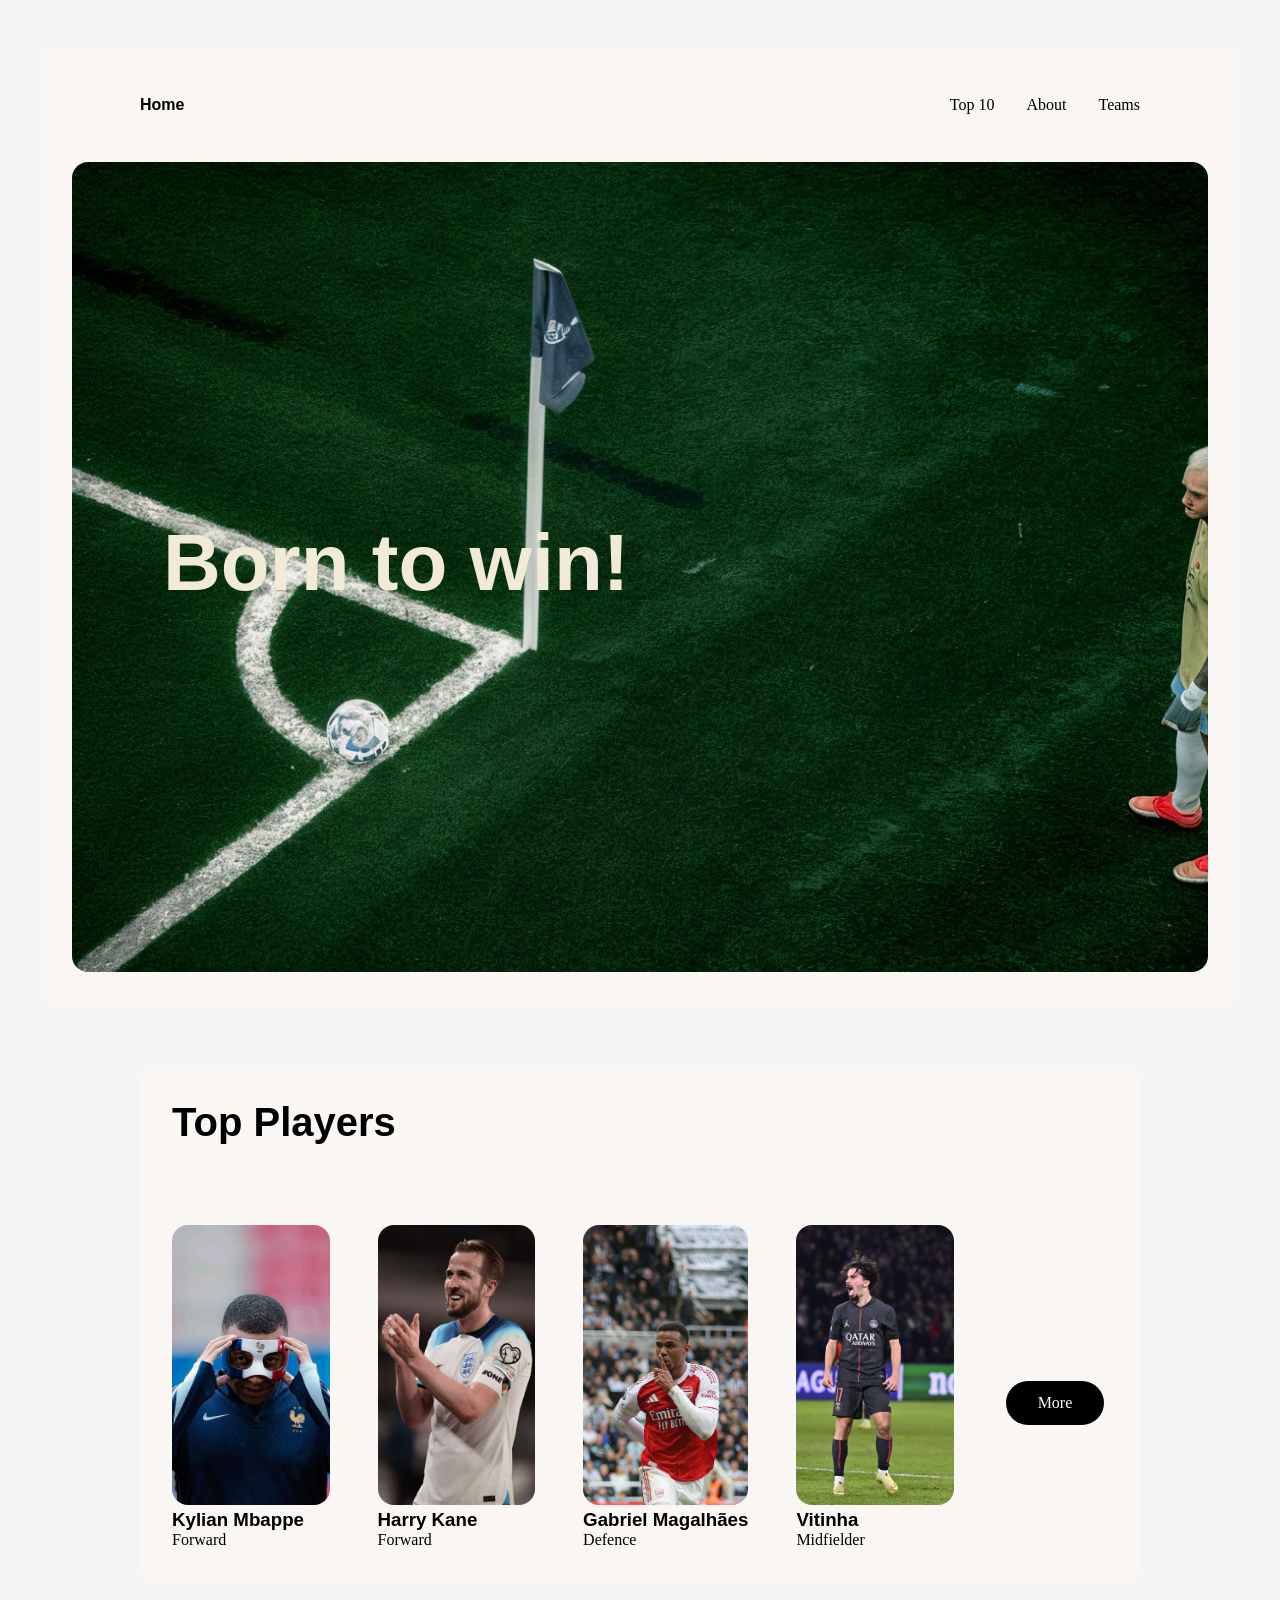
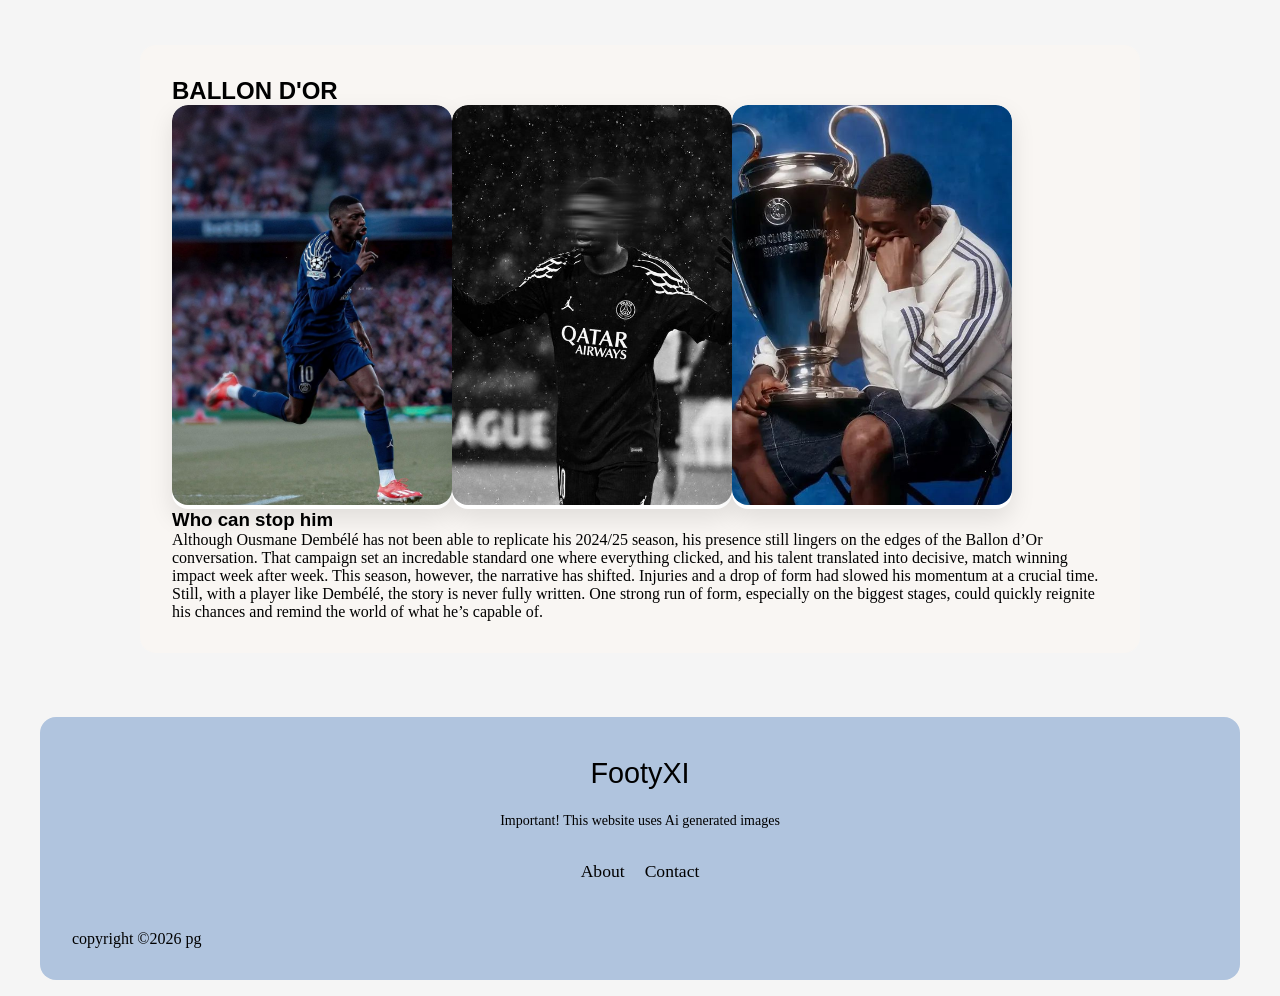
<file: index.html>
<!DOCTYPE html>
<html lang="en">
    <head>
        <meta charset="UTF-8">
        <meta name="viewport" content="width=device-width, initial-scale=1.0">
        <link rel="stylesheet" href="style.css">
        <title>FootyXI</title>
    </head>
    <body>
        <header>
            <nav>
                <ul>
                    <li><a href="index.html">Home</a></li>
                    <li><a href="PageOne.html">Top 10</a></li>
                    <li><a href="PageTwo.html">About</a></li>
                    <li><a href="PageThree.html">Teams</a></li>
                </ul>
            </nav>
            <div class="hero">
                <img  src="images/backgroundf.png" alt="FootyXI">

                <div class="hero-text">
                    <h1>Born to win!</h1>
                </div>
            </div>
    </header>

    <section class="players-section">
        <h2>Top Players</h2>

        <div class="flex-container">

            <div class="player-card">
                <img src="images/kylian.jpg" alt="Mbappe">
                <h3>Kylian Mbappe</h3>
                <p>Forward</p>
            </div>

            <div class="player-card">
                <img src="images/kane.jpg" alt="Kane">
                <h3>Harry Kane</h3>
                <p>Forward</p>
            </div>

            <div class="player-card">
                <img src="images/Gabriel.jpg" alt="Gabriel Magalhães">
                <h3>Gabriel Magalhães</h3>
                <p>Defence</p>
             </div>

             <div class="player-card">
                <img src="images/Vitinha.jpg" alt="Vitinha">
                <h3>Vitinha</h3>
                <p>Midfielder</p>
             </div>
                <a class="more"  href="PageOne.html">More</a>


        </div>
    </section>

    <section class="article-section">
        <h2>BALLON D'OR</h2>

        <div class="Star-Player">
        <div class="article-dor">
           <img src="images/OUSMANE.jpg" alt="Dembele">
        </div>

        <div class="article-dor">
            <img src="images/dem (1).jpg" alt="Dembele">
        </div>

        <div class="article-dor">
            <img src="images/dembuz.jpg" alt="Dembele">
        </div>
        <div class="article-writing">
            <h3>Who can stop him</h3>
            <p>Although Ousmane Dembélé has not been able to replicate his 2024/25 season, his presence still lingers on the edges of the Ballon d’Or conversation. 
                That campaign set an incredable standard one where everything clicked, and his talent translated into decisive, match winning impact week after week.  
                This season, however, the narrative has shifted. Injuries and a drop of form had slowed his momentum at a crucial time. 
                Still, with a player like Dembélé, the story is never fully written. 
                One strong run of form, especially on the biggest stages, could quickly reignite his chances and remind the world of what he’s capable of.
            </p>
        </div>

        
    </div>
    </section>
        <footer>
            <div class="footer-content">
                <h3>FootyXI</h3>
                <p>Important! This website uses Ai generated images</p>
                <ul class="Information">
                    <li><a href="PageTwo.html">About</a></li>
                    <li><a href="PageTwo.html">Contact</a></li>
                </ul>
            </div>
            <div class="footer-bottom"></div>
            <p>copyright &copy;2026 pg</p>
        </footer>
    </body>

     
</html>
</file>
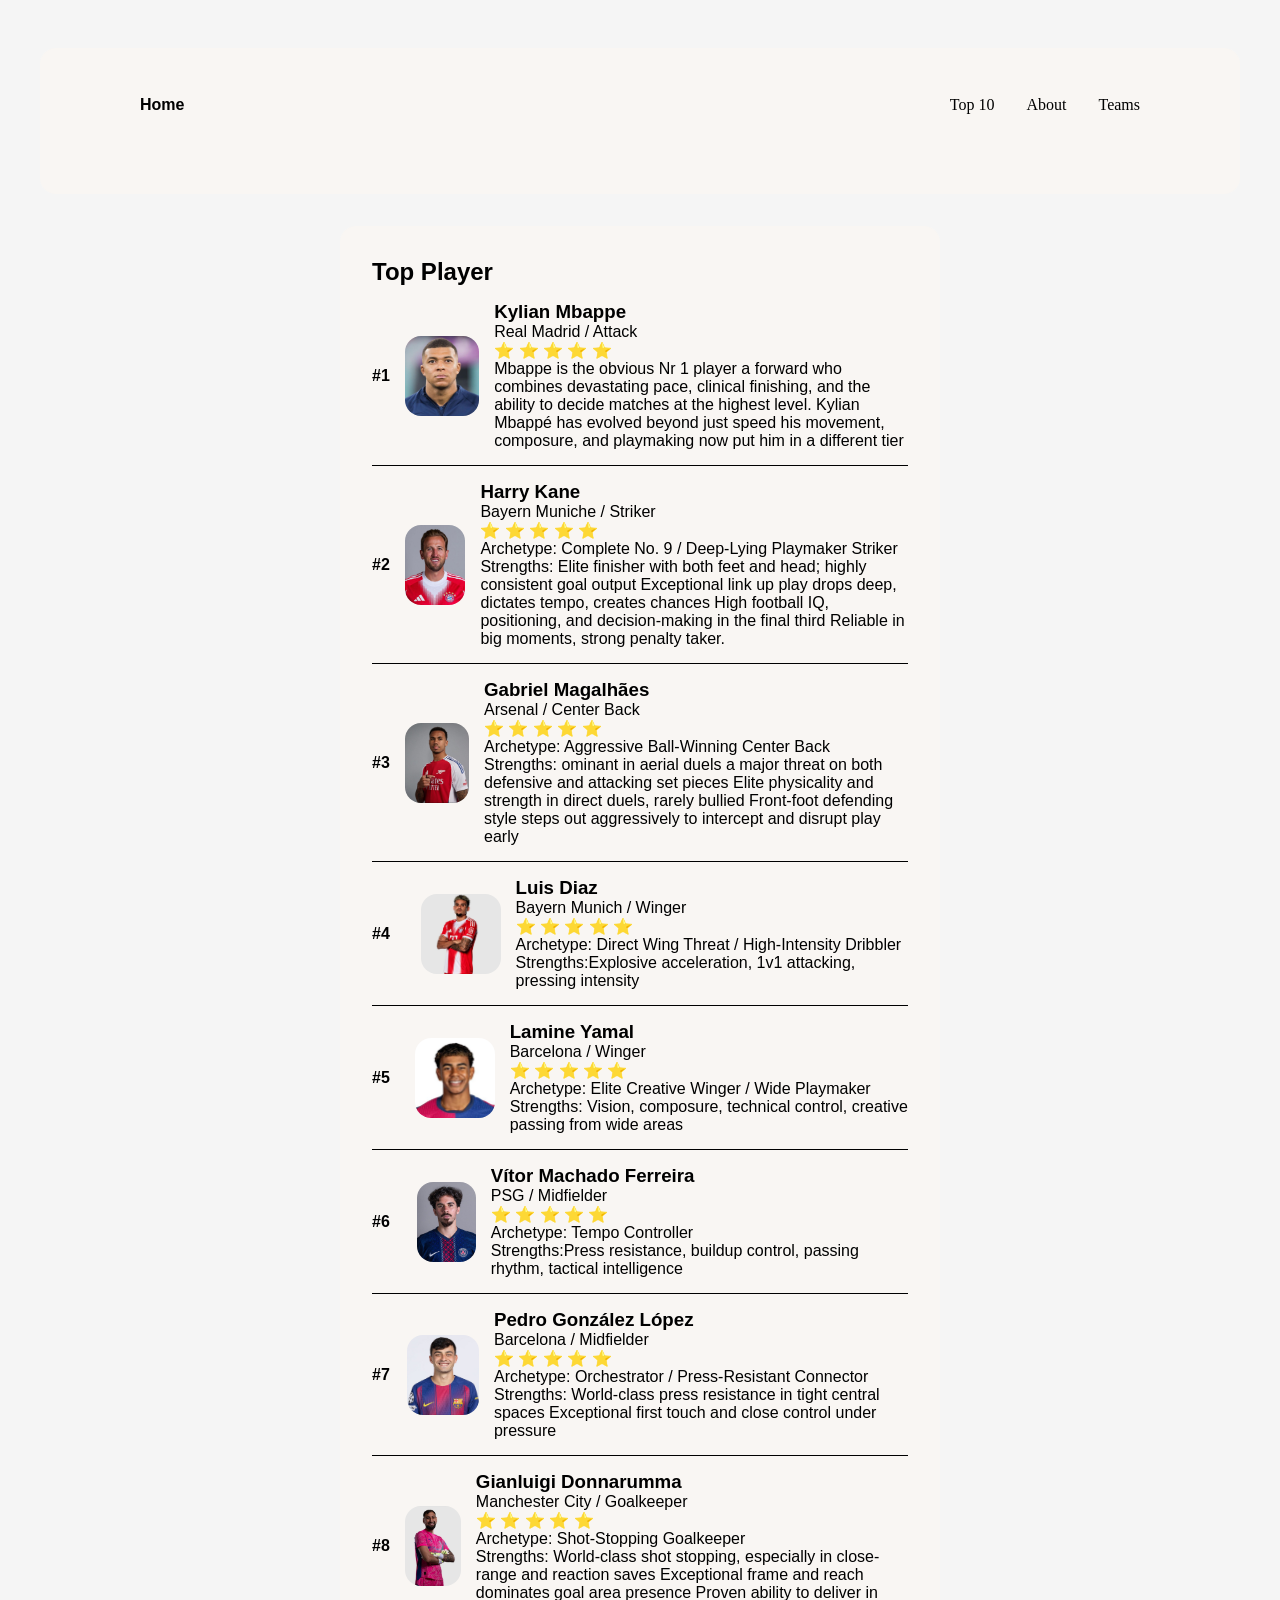
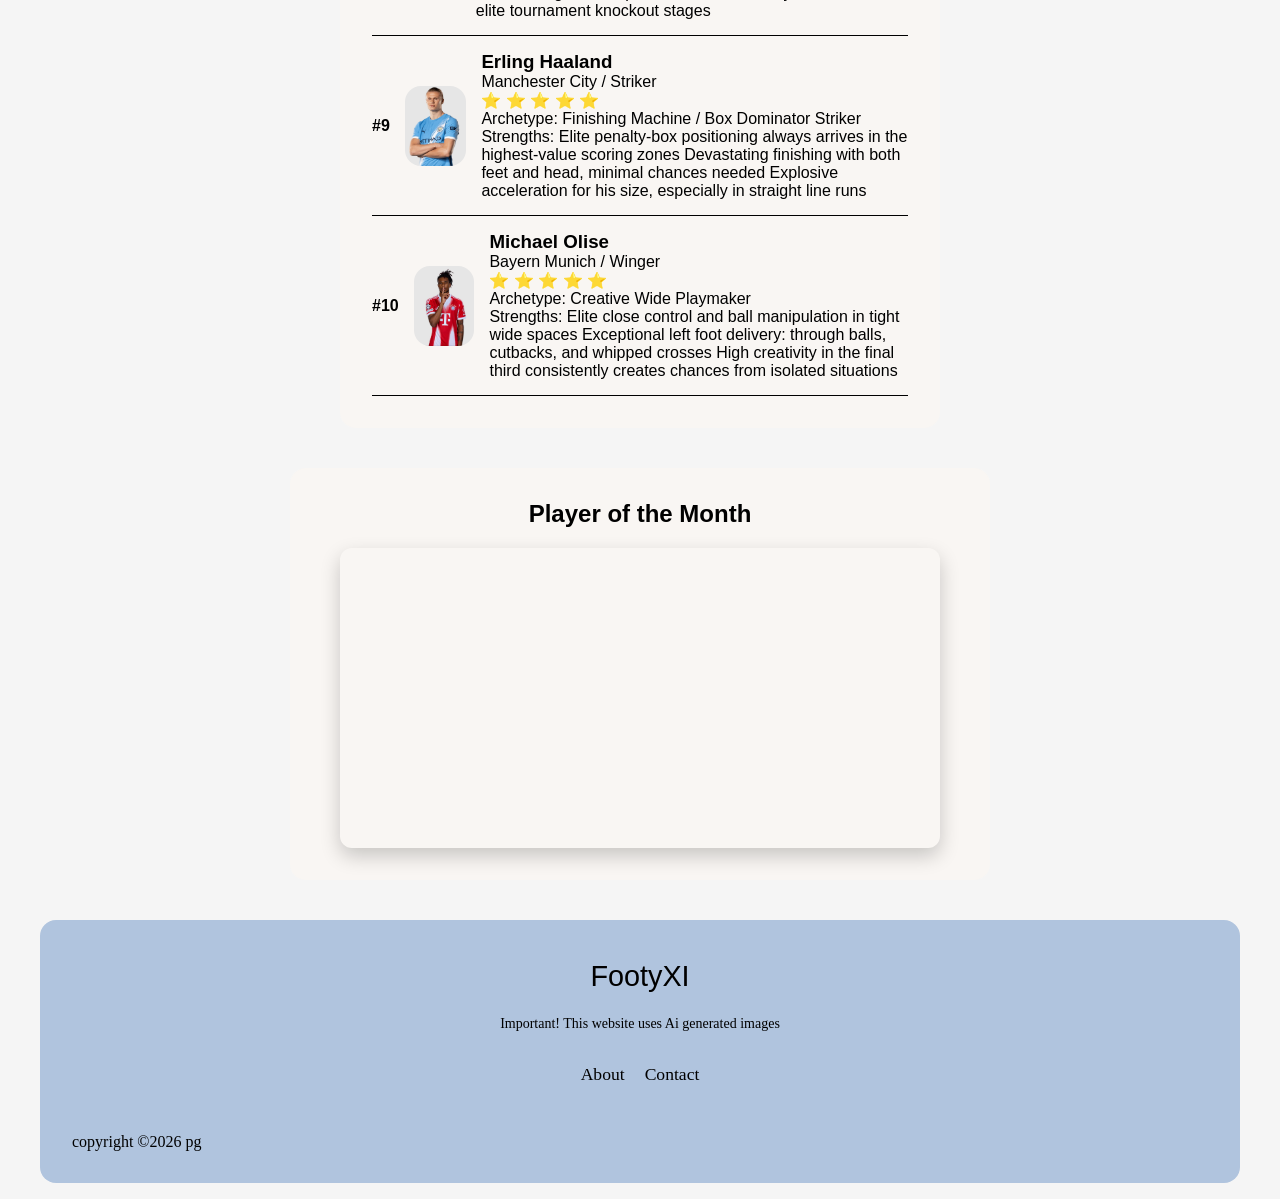
<file: PageOne.html>
<!DOCTYPE html>
<html lang="en">
    <head>
        <meta charset="UTF-8">
        <meta name="viewport" content="width=device-width, initial-scale=1.0">
        <link rel="stylesheet" href="style.css">
        <title>FootyXI</title>
    </head>
    <body>
        <header>
            <nav>
                <ul>
                    <li><a href="index.html">Home</a></li>
                    <li><a href="PageOne.html">Top 10</a></li>
                    <li><a href="PageTwo.html">About</a></li>
                    <li><a href="PageThree.html">Teams</a></li>
                </ul>
            </nav>
    </header>
    <section class="players-Ranking">
        <h2>Top Player</h2>
        <div class="ranked-player">
           <span class="rank">#1</span>
           <img src="images/Mbappe head.jpg" alt="Mbappe">

            <div class="player-info">
             <h3>Kylian Mbappe </h3>
             <p>Real Madrid / Attack </p>
             <p>⭐ ⭐ ⭐ ⭐ ⭐</p>
             <p>Mbappe is the obvious Nr 1 player a forward who combines devastating pace, 
             clinical finishing, and the ability to decide matches at the highest level. Kylian Mbappé has evolved beyond just speed his movement, composure, and playmaking now put him in a different tier </p>
            </div>
        </div>
        <div class="ranked-player">
            <span class="rank">#2</span>
            <img src="images/Kane head.jpg" src="Harry Kane">

            <div class="players-info">
                <h3>Harry Kane </h3>
                <p>Bayern Muniche / Striker </p>
                <p>⭐ ⭐ ⭐ ⭐ ⭐</p>
                <p>Archetype: Complete No. 9 / Deep-Lying Playmaker Striker </p>
                <p>Strengths:
                    Elite finisher with both feet and head; highly consistent goal output
                    Exceptional link up play drops deep, dictates tempo, creates chances
                    High football IQ, positioning, and decision-making in the final third
                    Reliable in big moments, strong penalty taker.</p>
                </p>
            </div>
        </div>

        <div class="ranked-player">
            <span class="rank">#3</span>
            <img src="images/gabriel magalhães.jpg" alt="Gabriel magalhães">

            <div class="players-info">
                <h3>Gabriel Magalhães </h3>
                <p>Arsenal / Center Back </p>
                <p>⭐ ⭐ ⭐ ⭐ ⭐</p>
                <p>Archetype: Aggressive Ball-Winning Center Back </p>
                <p>Strengths:
                    ominant in aerial duels a major threat on both defensive and attacking set pieces
                    Elite physicality and strength in direct duels, rarely bullied
                    Front-foot defending style steps out aggressively to intercept and disrupt play early</p>
                </p>
            </div>
        </div>
        <div class="ranked-player">
            <span class="rank">#4</span>
            <img src="images/Luis Díaz.jpg" alt="Luis Diaz">

            <div class="players-info">
                <h3>Luis Diaz </h3>
                <p>Bayern Munich / Winger </p>
                <p>⭐ ⭐ ⭐ ⭐ ⭐</p>
                <p>Archetype: Direct Wing Threat / High-Intensity Dribbler</p>
                <p>Strengths:Explosive acceleration, 1v1 attacking, pressing intensity
                    </p>
                </p>
            </div>
        </div>

        <div class="ranked-player">
            <span class="rank">#5</span>
            <img src="images/Lamine head.jpg" alt="Lamine Yamal">

            <div class="players-info">
                <h3>Lamine Yamal </h3>
                <p>Barcelona / Winger </p>
                <p>⭐ ⭐ ⭐ ⭐ ⭐</p>
                <p>Archetype: Elite Creative Winger / Wide Playmaker </p>
                <p>Strengths:
                    Vision, composure, technical control, creative passing from wide areas</p>
                </p>
            </div>
        </div>

        <div class="ranked-player">
            <span class="rank">#6</span>
            <img src="images/Vitinha head.jpg" alt="Vítor Machado Ferreira">

            <div class="players-info">
                <h3>Vítor Machado Ferreira </h3>
                <p>PSG / Midfielder </p>
                <p>⭐ ⭐ ⭐ ⭐ ⭐</p>
                <p>Archetype: Tempo Controller </p>
                <p>Strengths:Press resistance, buildup control, passing rhythm, tactical intelligence
                    </p>
                </p>
            </div>
        </div>

        <div class="ranked-player">
            <span class="rank">#7</span>
            <img src="images/Pedri head.jpg" alt="Pedri">

            <div class="players-info">
                <h3>Pedro González López </h3>
                <p>Barcelona / Midfielder </p>
                <p>⭐ ⭐ ⭐ ⭐ ⭐</p>
                <p>Archetype: Orchestrator / Press-Resistant Connector </p>
                <p>Strengths: World-class press resistance in tight central spaces
                    Exceptional first touch and close control under pressure
                    </p>
                </p>
            </div>
        </div>

        <div class="ranked-player">
            <span class="rank">#8</span>
            <img src="images/Gianluigi Donnarumma.jpg" alt="Gianluigi Donnarumma">

            <div class="players-info">
                <h3>Gianluigi Donnarumma </h3>
                <p>Manchester City / Goalkeeper </p>
                <p>⭐ ⭐ ⭐ ⭐ ⭐</p>
                <p>Archetype: Shot-Stopping Goalkeeper </p>
                <p>Strengths: World-class shot stopping, especially in close-range and reaction saves
                    Exceptional frame and reach dominates goal area presence
                    Proven ability to deliver in elite tournament knockout stages
                     </p>
                </p>
            </div>
        </div>

        <div class="ranked-player">
            <span class="rank">#9</span>
            <img src="images/Erling Haaland.jpg" alt="Erling Haaland">

            <div class="players-info">
                <h3>Erling Haaland </h3>
                <p>Manchester City / Striker </p>
                <p>⭐ ⭐ ⭐ ⭐ ⭐</p>
                <p>Archetype: Finishing Machine / Box Dominator Striker </p>
                <p>Strengths: Elite penalty-box positioning always arrives in the highest-value scoring zones
                    Devastating finishing with both feet and head, minimal chances needed
                    Explosive acceleration for his size, especially in straight line runs
                    </p>
                </p>
            </div>
        </div>

        <div class="ranked-player">
            <span class="rank">#10</span>
            <img src="images/Michael Olise.jpg" alt="Michael Olise">

            <div class="players-info">
                <h3>Michael Olise </h3>
                <p>Bayern Munich / Winger </p>
                <p>⭐ ⭐ ⭐ ⭐ ⭐</p>
                <p>Archetype: Creative Wide Playmaker </p>
                <p>Strengths: Elite close control and ball manipulation in tight wide spaces
                    Exceptional left foot delivery: through balls, cutbacks, and whipped crosses
                    High creativity in the final third  consistently creates chances from isolated situations
                    </p>
                </p>
            </div>
        </div>

    </section>
    <section class="Months-Player">
        <h2>Player of the Month</h2>
        <div class="video">
            <video  autoplay muted loop >
                <source src="images/Lamine highlight.mp4" type="video/mp4">
            </video>
        </div>
    </section>
  <footer>
            <div class="footer-content">
                <h3>FootyXI</h3>
                <p>Important! This website uses Ai generated images</p>
                <ul class="Information">
                    <li><a href="PageTwo.html">About</a></li>
                    <li><a href="PageTwo.html">Contact</a></li>
                </ul>
            </div>
            <div class="footer-bottom"></div>
            <p>copyright &copy;2026 pg</p>
        </footer>
    </body>

</html>
</file>
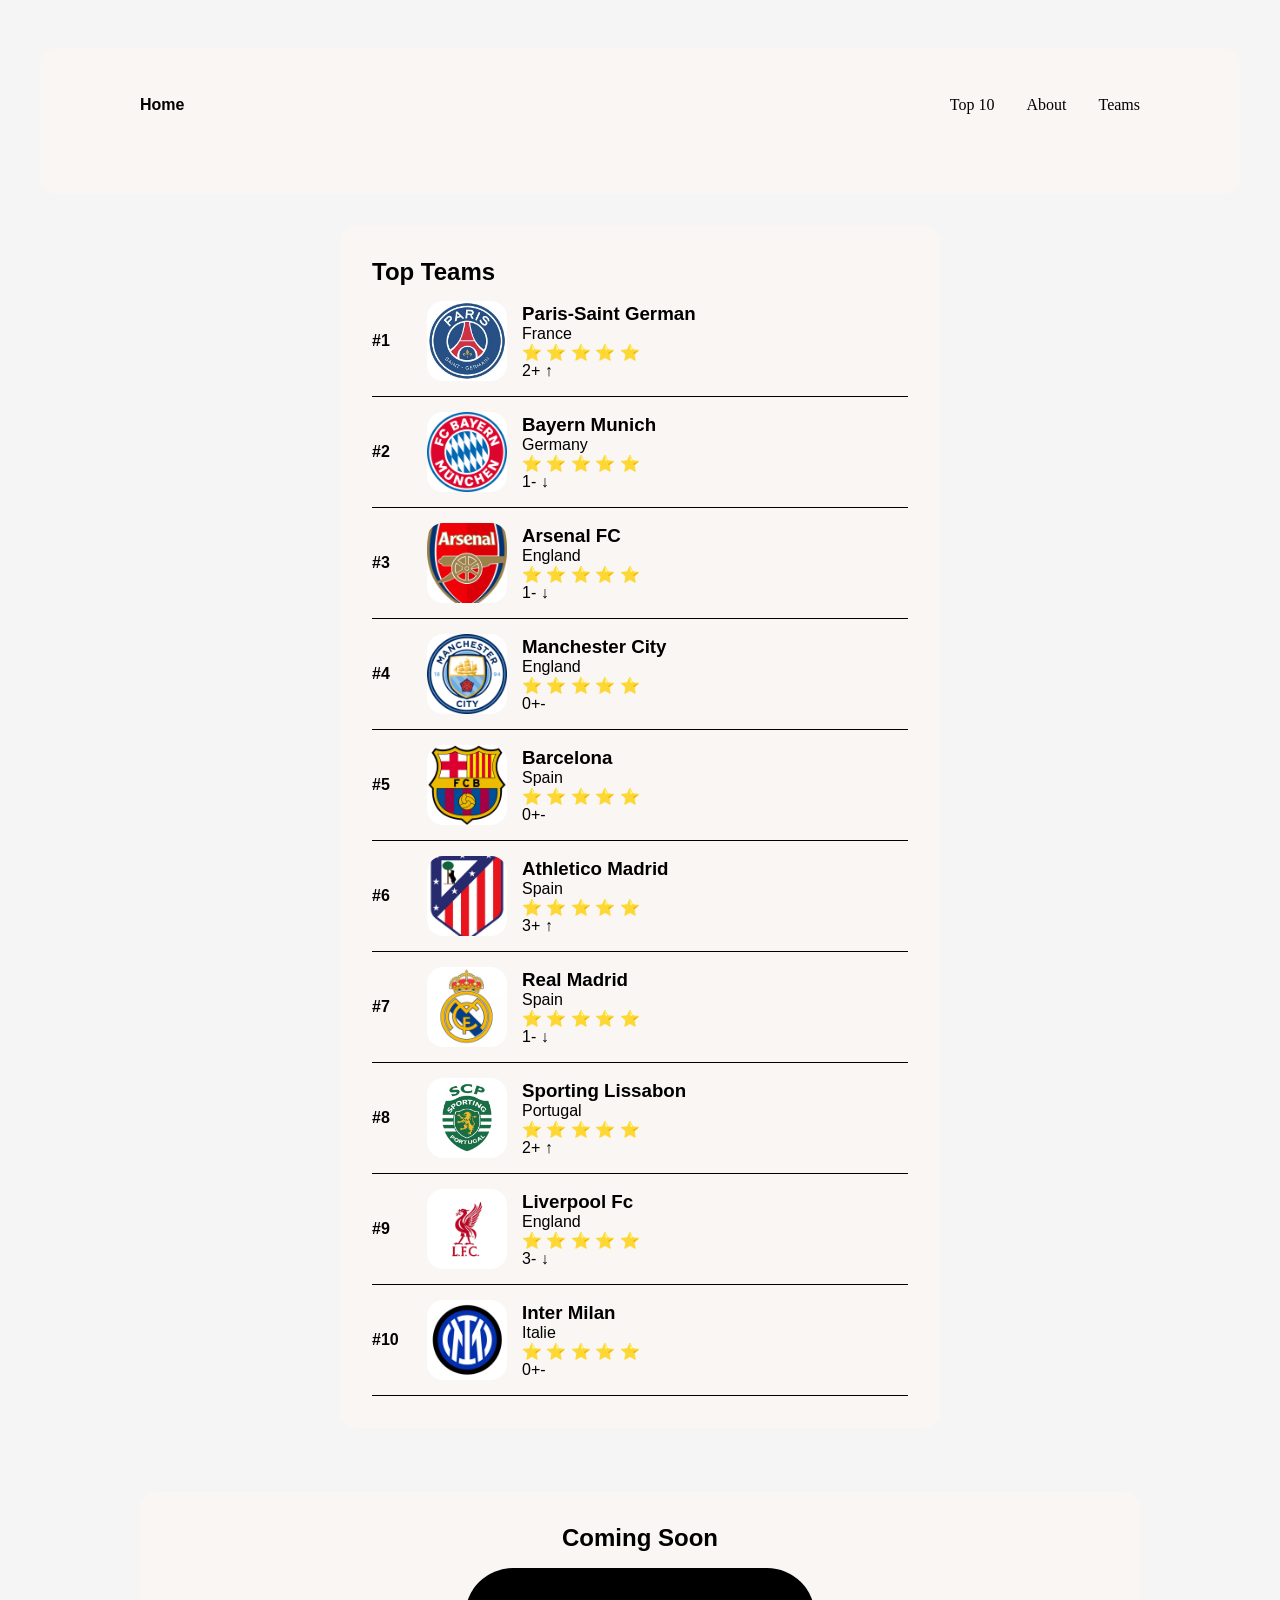
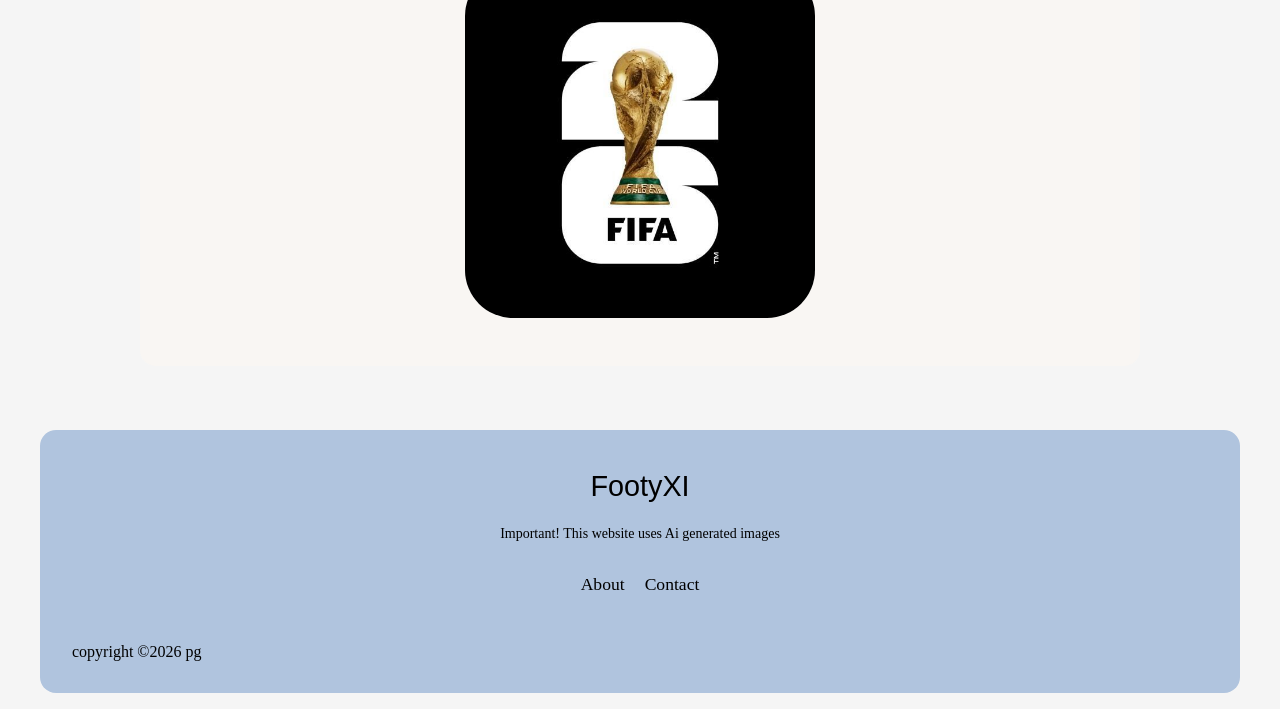
<file: PageThree.html>
<!DOCTYPE html>
<html lang="en">
    <head>
        <meta charset="UTF-8">
        <meta name="viewport" content="width=device-width, initial-scale=1.0">
        <link rel="stylesheet" href="style.css">
        <title>FootyXI</title>
    </head>
    <body>
        <header>
            <nav>
                <ul>
                    <li><a href="index.html">Home</a></li>
                    <li><a href="PageOne.html">Top 10</a></li>
                    <li><a href="PageTwo.html">About</a></li>
                    <li><a href="PageThree.html">Teams</a></li>
                </ul>
            </nav>
    </header>
    <section class="players-Ranking">
           <h2>Top Teams</h2>
        <div class="ranked-player">
           <span class="rank">#1</span>
           <img src="images/PSG logo (1).jpg" alt="PSG">

            <div class="player-info">
             <h3>Paris-Saint German </h3>
             <p>France </p>
             <p>⭐ ⭐ ⭐ ⭐ ⭐</p>
             <p> 2+ ↑ </p>
            </div>
        </div>
        <div class="ranked-player">
            <span class="rank">#2</span>
            <img src="images/Bayern logo.jpg" src="Bayern">

            <div class="players-info">
                <h3>Bayern Munich </h3>
                <p>Germany</p>
                <p>⭐ ⭐ ⭐ ⭐ ⭐</p>
                <p>1-  ↓</p>

                </p>
            </div>
        </div>

        <div class="ranked-player">
            <span class="rank">#3</span>
            <img src="images/Arsenal.jpg" alt="Arsenal">

            <div class="players-info">
                <h3>Arsenal FC </h3>
                <p>England </p>
                <p>⭐ ⭐ ⭐ ⭐ ⭐</p>
                <p>1- ↓</p>
            
                </p>
            </div>
        </div>
        <div class="ranked-player">
            <span class="rank">#4</span>
            <img src="images/Manchester City.jpg" alt="Manchester City">

            <div class="players-info">
                <h3>Manchester City </h3>
                <p>England</p>
                <p>⭐ ⭐ ⭐ ⭐ ⭐</p>
                <p>0+- </p>
                
                </p>
            </div>
        </div>

        <div class="ranked-player">
            <span class="rank">#5</span>
            <img src="images/barcelona logo.jpg" alt="Barcelona">

            <div class="players-info">
                <h3>Barcelona </h3>
                <p>Spain </p>
                <p>⭐ ⭐ ⭐ ⭐ ⭐</p>
                <p>0+-  </p>
                
                </p>
            </div>
        </div>

        <div class="ranked-player">
            <span class="rank">#6</span>
            <img src="images/atheltico logo.jpg" alt="Athletico Madrid">

            <div class="players-info">
                <h3>Athletico Madrid </h3>
                <p>Spain </p>
                <p>⭐ ⭐ ⭐ ⭐ ⭐</p>
                <p>3+ ↑</p>
                
                </p>
            </div>
        </div>

        <div class="ranked-player">
            <span class="rank">#7</span>
            <img src="images/Real Madrid.jpg" alt="Real Madrid">

            <div class="players-info">
                <h3>Real Madrid </h3>
                <p>Spain </p>
                <p>⭐ ⭐ ⭐ ⭐ ⭐</p>
                <p>1- ↓</p>
                
                </p>
            </div>
        </div>

        <div class="ranked-player">
            <span class="rank">#8</span>
            <img src="images/Sporting Lisbon Vector Logo.jpg" alt="Sporting Lissabon">

            <div class="players-info">
                <h3>Sporting Lissabon </h3>
                <p>Portugal </p>
                <p>⭐ ⭐ ⭐ ⭐ ⭐</p>
                <p>2+ ↑</p>
        
                
            </div>
        </div>

        <div class="ranked-player">
            <span class="rank">#9</span>
            <img src="images/Liverpool logo.jpg" alt="Liverpool">

            <div class="players-info">
                <h3>Liverpool Fc </h3>
                <p>England </p>
                <p>⭐ ⭐ ⭐ ⭐ ⭐</p>
                <p>3- ↓</p>
                  
            </div>
        </div>

        <div class="ranked-player">
            <span class="rank">#10</span>
            <img src="images/Inter de Milán.jpg" alt="Inter Milan">

            <div class="players-info">
                <h3>Inter Milan </h3>
                <p>Italie </p>
                <p>⭐ ⭐ ⭐ ⭐ ⭐</p>
                <p>0+- </p>
                
            </div>
        </div>
    </section>
    <section class="coming-soon">
        <h2>Coming Soon</h2>
        <div class="imageHeat">
            <img src="images/World Cup.jpg">
        </div>
    </section>
  <footer>
            <div class="footer-content">
                <h3>FootyXI</h3>
                <p>Important! This website uses Ai generated images</p>
                <ul class="Information">
                    <li><a href="PageTwo.html">About</a></li>
                    <li><a href="PageTwo.html">Contact</a></li>
                </ul>
            </div>
            <div class="footer-bottom"></div>
            <p>copyright &copy;2026 pg</p>
        </footer>

    </body>
</html>
</file>
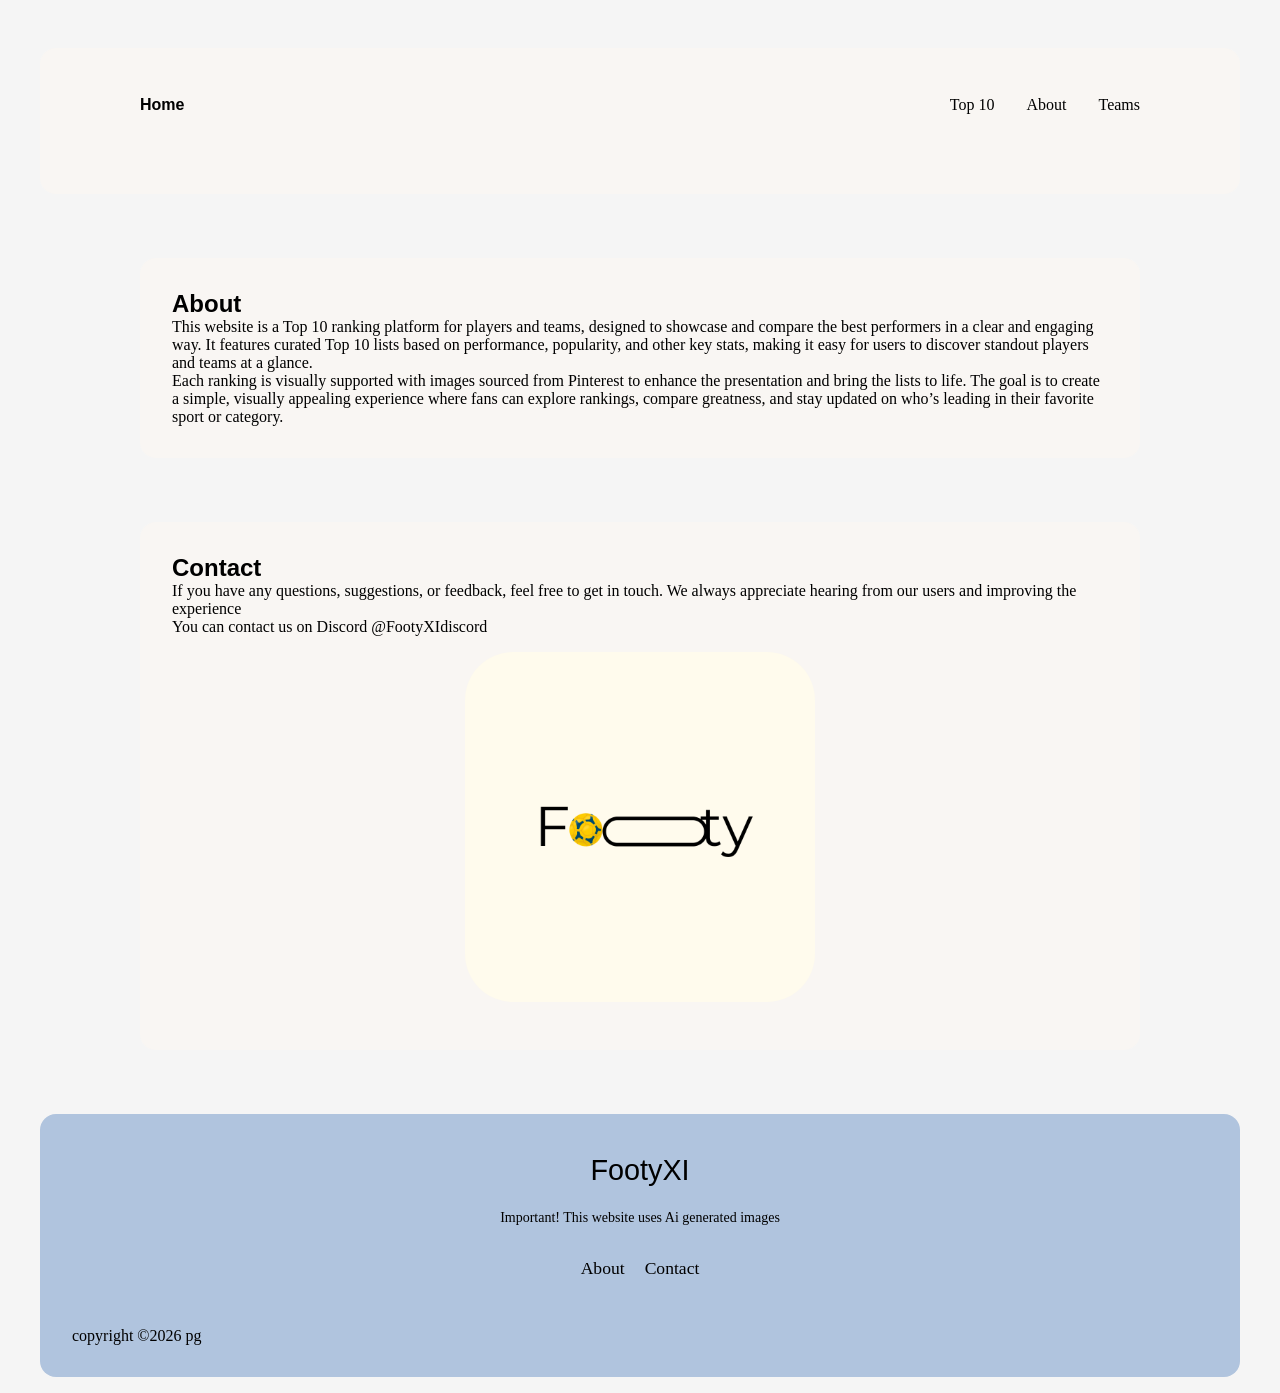
<file: PageTwo.html>
<!DOCTYPE html>
<html lang="en">
    <head>
        <meta charset="UTF-8">
        <meta name="viewport" content="width=device-width, initial-scale=1.0">
        <link rel="stylesheet" href="style.css">
        <title>FootyXI</title>
    </head>
    <body>
        <header>
            <nav>
                <ul>
                    <li><a href="index.html">Home</a></li>
                    <li><a href="PageOne.html">Top 10</a></li>
                    <li><a href="PageTwo.html">About</a></li>
                    <li><a href="PageThree.html">Teams</a></li>
                </ul>
            </nav>
    </header>
    <section class="about-web">
        
        <div class="about">
            <h2>About</h2>
            <p>This website is a Top 10 ranking platform for players and teams, 
                designed to showcase and compare the best performers in a clear and engaging way. It features curated Top 10 lists based on performance, 
                popularity, and other key stats, making it easy for users to discover standout players and teams at a glance.</p>
            <p>
                Each ranking is visually supported with images sourced from Pinterest to enhance the presentation 
                and bring the lists to life. The goal is to create a simple, visually appealing experience where 
                fans can explore rankings, compare greatness, and stay updated on who’s leading in their favorite sport or category.
            </p>
        </div>
    </section>
    <section class="contact-web">
        <div class="contact">
            <h2>Contact</h2>
            <p>If you have any questions, suggestions, or feedback, feel free to get in touch. 
                We always appreciate hearing from our users and improving the experience</p>
            <p>
                You can contact us on Discord @FootyXIdiscord
            </p>
            <div class="logo">
                <img src="images/logo.png" alt="logo">
            </div>
        </div>
    </section>
     <footer>
            <div class="footer-content">
                <h3>FootyXI</h3>
                <p>Important! This website uses Ai generated images</p>
                <ul class="Information">
                    <li><a href="PageTwo.html">About</a></li>
                    <li><a href="PageTwo.html">Contact</a></li>
                </ul>
            </div>
            <div class="footer-bottom"></div>
            <p>copyright &copy;2026 pg</p>
        </footer>


    </body>
</html>
</file>
<file: style.css>
@import url('https://fonts.googleapis.com/css2?family=Bebas+Neue&display=swap');
@import url('https://fonts.googleapis.com/css2?family=Bebas+Neue&family=Plus+Jakarta+Sans:ital,wght@0,200..800;1,200..800&display=swap');

:root{
    --base-color: #ffffff;
    --text-color: #000000;
    --primary-color: #F0EAD6;
    --secondary-color: #F5F5F5;
    --color-1: #F9F6F3;


}

*{
    margin: 0;
    padding: 0;
    box-sizing: border-box;

}

html{
    font-family: Bebas 'Courier New', Courier, monospace
    var(--text-color)
}

body {
    padding: 1em;
    background-color: var(--secondary-color)
}

h1,h2,h3{
    font-family: 'Trebuchet MS', 'Lucida Sans Unicode', 'Lucida Grande', 'Lucida Sans', Arial, sans-serif;
}
nav{
    margin: 1em auto 3em auto;
    width: min(1000px,100%);
}
nav ul{
    display:flex;
    align-items: center;
    list-style-type: none;
    gap: 2em;

}
nav li:first-child{
    margin-right: auto;
    font-family:'Segoe UI', Tahoma, Geneva, Verdana, sans-serif;
    font-weight: bold;

}
nav a{
    text-decoration: none; 
    color: var(--text-color)
}

nav a:hover {
    color: goldenrod;
    
}
header, section {
    margin: 2em auto;
    width: min(75em, 100%);
    background-color: var(--color-1);
    padding: min(2em, 15%);
    border-radius: 1em;
}



.hero {
    position: relative;
    width: 100%;
    height: 90vh;
    overflow: hidden;
}

.hero img{
    width: 100%;
    height: 100%;
    object-fit: cover;
    display: block;
    object-position: center top;
    border-radius: 1em;
}
.hero-text {
    position: absolute;
    top: 50%;
    left: 8%;
    transform: translateY(-50%);
    color: var(--primary-color);
    max-width: 600px
}
.hero-text h1{
    font-size: 5rem;
    margin-bottom: 0.5rem;
}


.flex-container{
    display: flex;
    justify-content: center;
    align-items: center;
    flex-wrap: wrap;
    gap: 3em;

}
.players-section {
    width: min(1000px , 100%);
    margin: 4em auto;
    text-align: left;
}

.players-section h2{
    font-size: 2.5rem;
    margin-bottom: 2em;
}

.players-card {
    background: white;
    border-radius: 1em;
    overflow: hidden;
    width: 260px;
    box-shadow: 0 10px 25px rgba(0,0,0,0.1);
    transition: transform 0.3s ease;
}

.player-card:hover {
    transform: translateY(-10px);
}

.player-card img {
    width: 100%;
    height: 280px;
    object-fit: cover;
    border-radius: 1em
}
.more{
    display:black;
    margin: 2em auto 0 auto;
    padding: 0.8em 2em;
    font-size: 1rem;
    border: none;
    border-radius: 2em;
    background: black;
    color: white;
    cursor: pointer;
    text-decoration: none;
}

.more:hover {
    background: goldenrod ;
    padding: 0.6em 1.5em;
}

.article-dor{
    background: white;
    border-radius: 1em;
    overflow:hidden;
    width:280px;
    box-shadow: 0 10px 25px rgba(0,0,0,0.1)
}

.article-dor img{
    width:100%;
    height:400px;
    object-fit:cover;
    border-radius: 1em;
    
    
}
.Star-Player{
    display:flex;
    align-items:center;
    justify-content: left;
    flex-wrap: wrap;
    gap: -1em;
}

.article-writing{
    gap: 2em;
    

}
.article-section{
    width: min(1000px , 100%);
    margin: 4em auto;
}
footer{
    position:sticky;
    margin:  auto;
    width: min(75em, 100%);
    background-color:#B0C4DE;
    padding: min(2em, 15%);
    border-radius: 1em;
}
.footer-content{
    display: flex;
    align-items: center;
    justify-content:center;
    flex-direction: column;
    text-align: center;
}
.footer-content h3{
    font-size: 1.8rem;
    font-weight: 400;
    text-transform:capitalize;
    line-height: 3rem;
}
.footer-content p{
    max-width: 500px;
    margin: 10px auto;
    line-height: 28px;
    font-size: 14px;
}
.Information{
    list-style: none;
    display:flex;
    align-items: center;
    justify-content: center;
    margin: 1rem 0 3rem 0;

}
.Information li{
    margin: 0 10px;
}
.Information a {
    font-size:1.1rem;
    transition:color .4s ease;
    text-decoration: none;
    color: var(--text-color);
}
.Information a:hover{
    color: goldenrod;
}
.players-Ranking{
    max-width: 600px;
    margin: 0 auto;
    font-family: Arial, Helvetica, sans-serif
}
.ranked-player{
    display: flex;
    align-items: center;
    gap: 15px;
    padding: 15px 0;
    border-bottom: 1px solid ;
}
.rank{
    font-weight: bold;
    width: 40px;
}

.ranked-player img{
    width: 80px;
    height: 80px;
    object-fit: cover;
    border-radius: 1rem;
}
.Months-Player {
  max-width: 700px;
  margin: 40px auto;
  text-align: center;
  font-family: Arial, sans-serif;
}

.Months-Player h2 {
  font-size: 24px;
  margin-bottom: 20px;
}

.video {
  display: flex;
  justify-content: center;
}

.video video {
  width: 100%;
  max-width: 600px;
  height: auto;
  border-radius: 12px;
  box-shadow: 0 8px 20px rgba(0, 0, 0, 0.2);
  object-fit: cover;
}
.imageHeat img{
    object-fit:flex;
    border: 1rem;
}

.coming-soon{
     width: min(1000px , 100%);
    margin: 4em auto;
    text-align: center;
}

.imageHeat img{
    width: 100%;
    max-width:350px;
    height: auto;
    display: block;
    margin: 1em auto;
    border-radius: 3em;

}
.about-web{
     width: min(1000px , 100%);
    margin: 4em auto;
    text-align: left;
}
.contact-web{
    width: min(1000px , 100%);
    margin: 4em auto;
    text-align: left;
}
.logo img{
     width: 100%;
    max-width:350px;
    height: auto;
    display: block;
    margin: 1em auto;
    border-radius: 3em;
}
</file>
